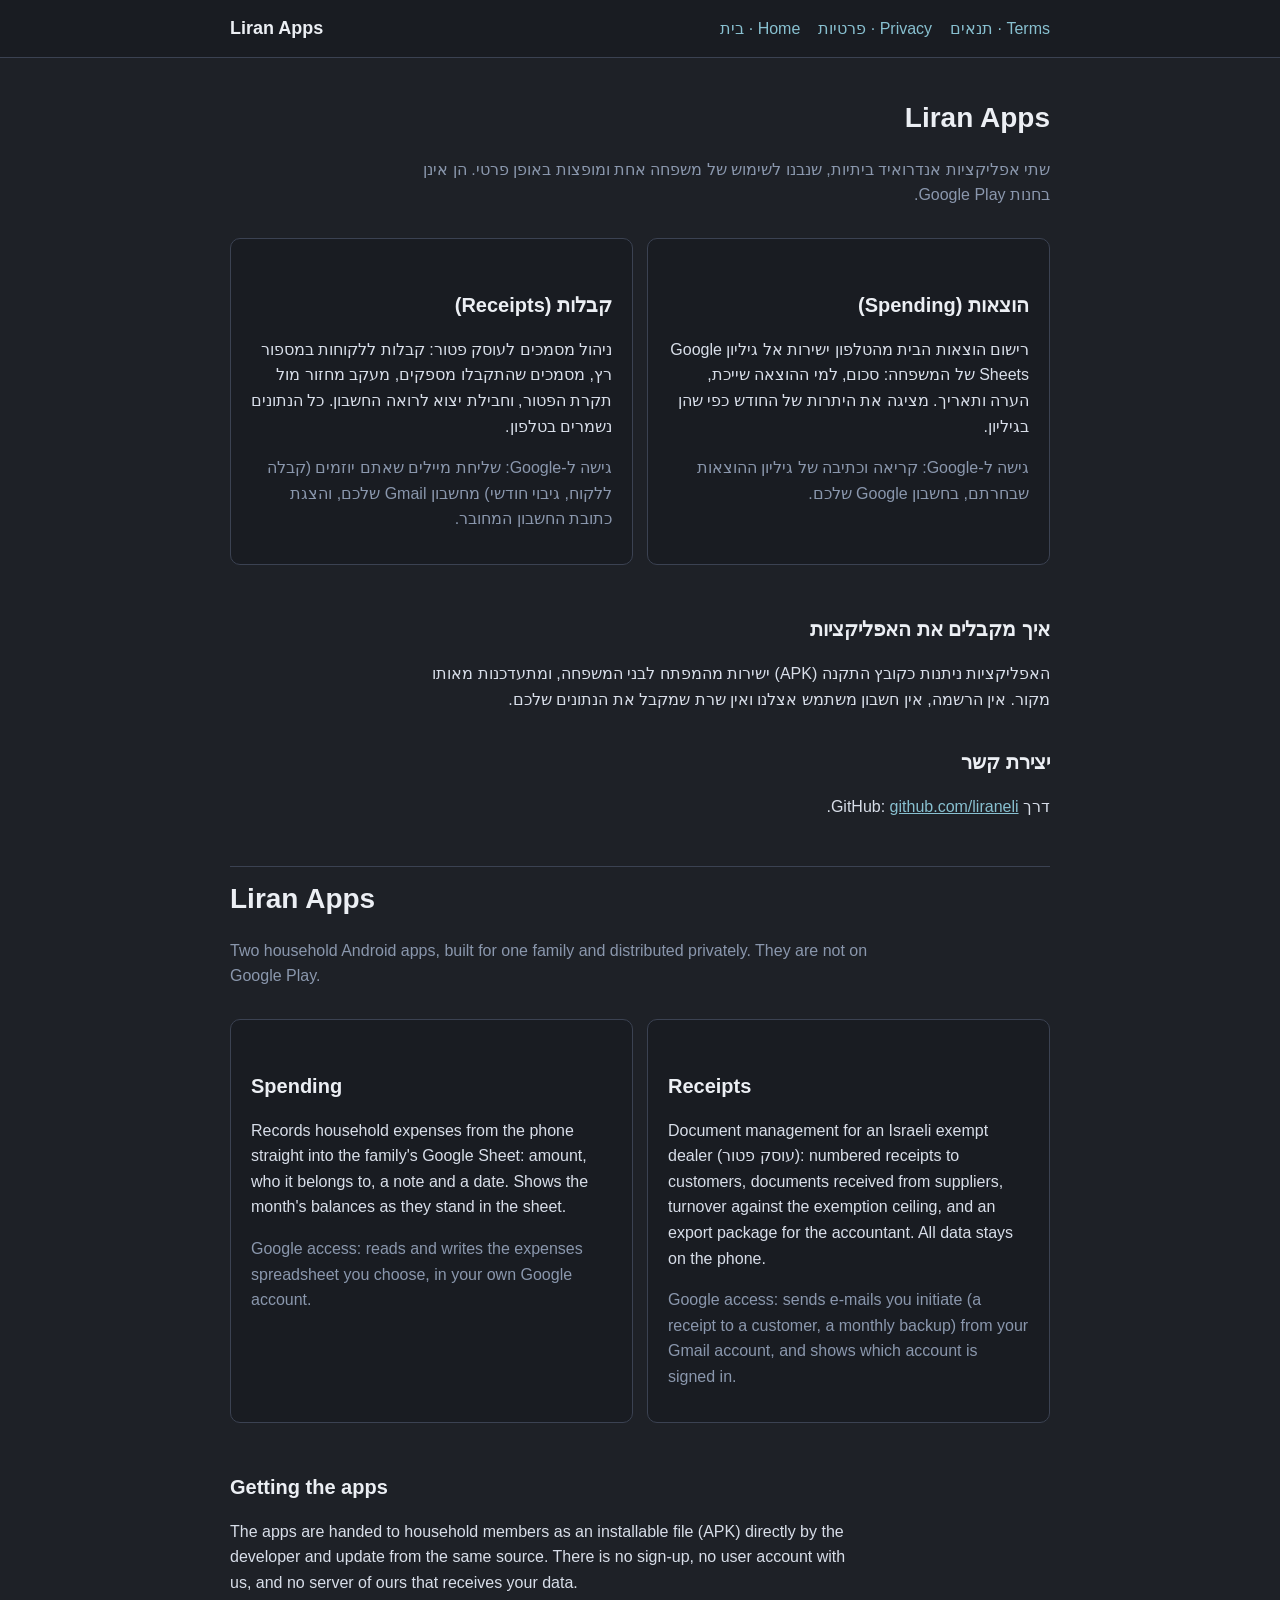
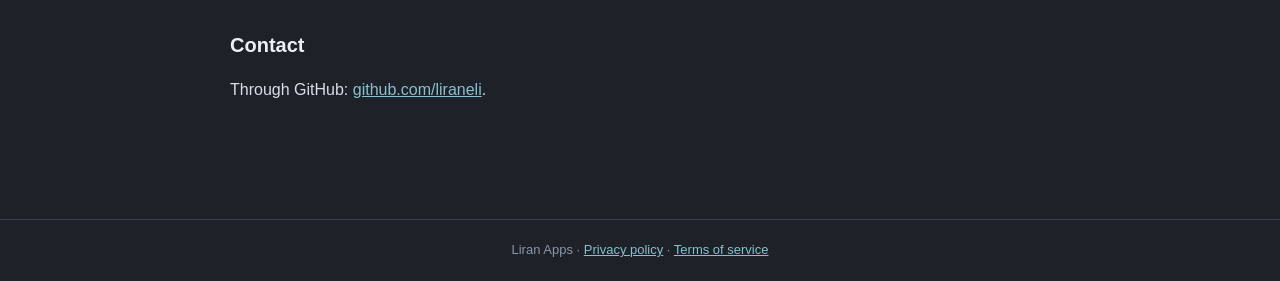
<file: index.html>
<!doctype html>
<html lang="he">
<head>
<meta charset="utf-8">
<meta name="viewport" content="width=device-width, initial-scale=1">
<title>Liran Apps · הוצאות וקבלות</title>
<meta name="description" content="Two household Android apps by Liran: Spending (household expenses to a Google Sheet) and Receipts (receipts for an Israeli exempt dealer). Privacy policy and terms.">
<link rel="stylesheet" href="style.css">
</head>
<body>
<header><nav><strong>Liran Apps</strong><a href="index.html">בית · Home</a><a href="privacy.html">פרטיות · Privacy</a><a href="terms.html">תנאים · Terms</a></nav></header>
<main>

<section class="lang" dir="rtl" lang="he">
<h1>Liran Apps</h1>
<p class="muted">שתי אפליקציות אנדרואיד ביתיות, שנבנו לשימוש של משפחה אחת ומופצות באופן פרטי. הן אינן בחנות Google Play.</p>
<div class="apps">
  <div class="card">
    <h2>הוצאות (Spending)</h2>
    <p>רישום הוצאות הבית מהטלפון ישירות אל גיליון Google Sheets של המשפחה: סכום, למי ההוצאה שייכת, הערה ותאריך. מציגה את היתרות של החודש כפי שהן בגיליון.</p>
    <p class="muted">גישה ל-Google: קריאה וכתיבה של גיליון ההוצאות שבחרתם, בחשבון Google שלכם.</p>
  </div>
  <div class="card">
    <h2>קבלות (Receipts)</h2>
    <p>ניהול מסמכים לעוסק פטור: קבלות ללקוחות במספור רץ, מסמכים שהתקבלו מספקים, מעקב מחזור מול תקרת הפטור, וחבילת יצוא לרואה החשבון. כל הנתונים נשמרים בטלפון.</p>
    <p class="muted">גישה ל-Google: שליחת מיילים שאתם יוזמים (קבלה ללקוח, גיבוי חודשי) מחשבון Gmail שלכם, והצגת כתובת החשבון המחובר.</p>
  </div>
</div>
<h2>איך מקבלים את האפליקציות</h2>
<p>האפליקציות ניתנות כקובץ התקנה (APK) ישירות מהמפתח לבני המשפחה, ומתעדכנות מאותו מקור. אין הרשמה, אין חשבון משתמש אצלנו ואין שרת שמקבל את הנתונים שלכם.</p>
<h2>יצירת קשר</h2>
<p>דרך GitHub: <a href="https://github.com/liraneli">github.com/liraneli</a>.</p>
</section>

<section class="lang" dir="ltr" lang="en">
<h1>Liran Apps</h1>
<p class="muted">Two household Android apps, built for one family and distributed privately. They are not on Google Play.</p>
<div class="apps">
  <div class="card">
    <h2>Spending</h2>
    <p>Records household expenses from the phone straight into the family's Google Sheet: amount, who it belongs to, a note and a date. Shows the month's balances as they stand in the sheet.</p>
    <p class="muted">Google access: reads and writes the expenses spreadsheet you choose, in your own Google account.</p>
  </div>
  <div class="card">
    <h2>Receipts</h2>
    <p>Document management for an Israeli exempt dealer (עוסק פטור): numbered receipts to customers, documents received from suppliers, turnover against the exemption ceiling, and an export package for the accountant. All data stays on the phone.</p>
    <p class="muted">Google access: sends e-mails you initiate (a receipt to a customer, a monthly backup) from your Gmail account, and shows which account is signed in.</p>
  </div>
</div>
<h2>Getting the apps</h2>
<p>The apps are handed to household members as an installable file (APK) directly by the developer and update from the same source. There is no sign-up, no user account with us, and no server of ours that receives your data.</p>
<h2>Contact</h2>
<p>Through GitHub: <a href="https://github.com/liraneli">github.com/liraneli</a>.</p>
</section>

</main>
<footer>Liran Apps · <a href="privacy.html">Privacy policy</a> · <a href="terms.html">Terms of service</a></footer>
</body>
</html>
</file>
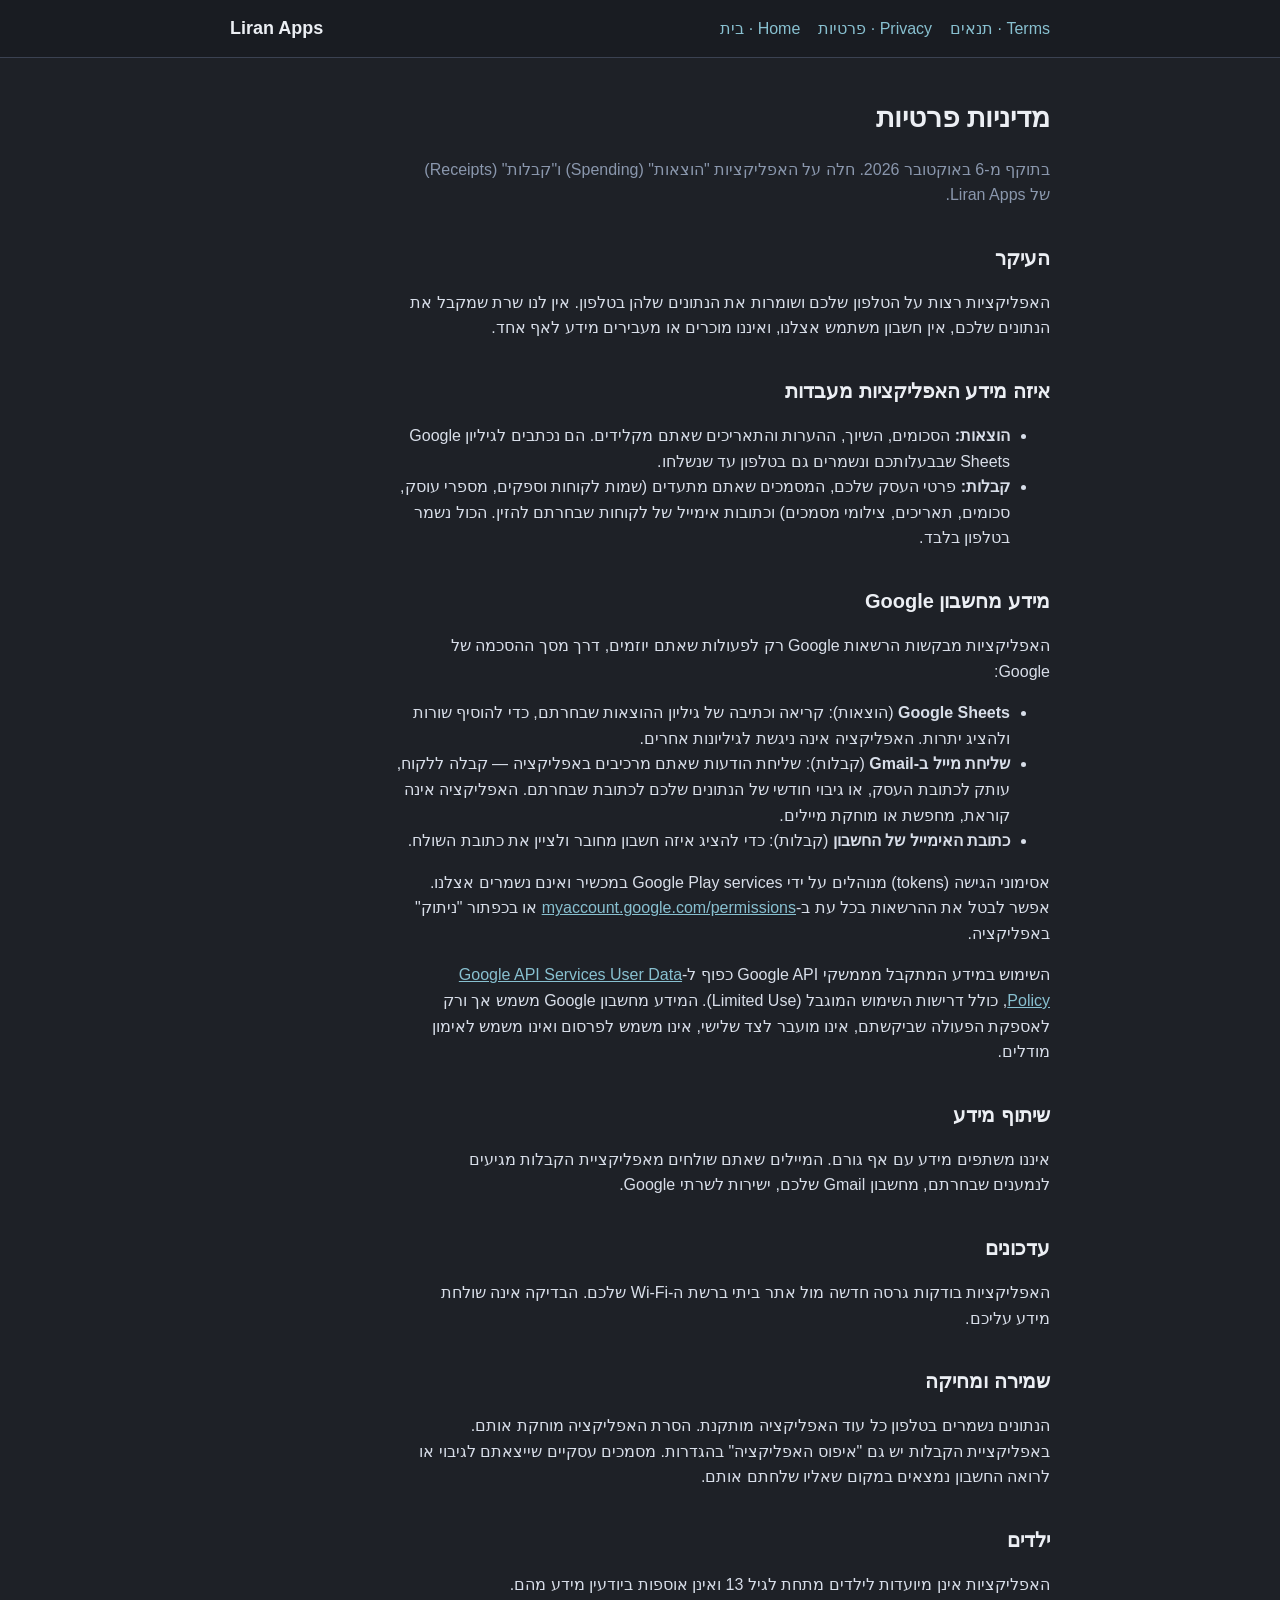
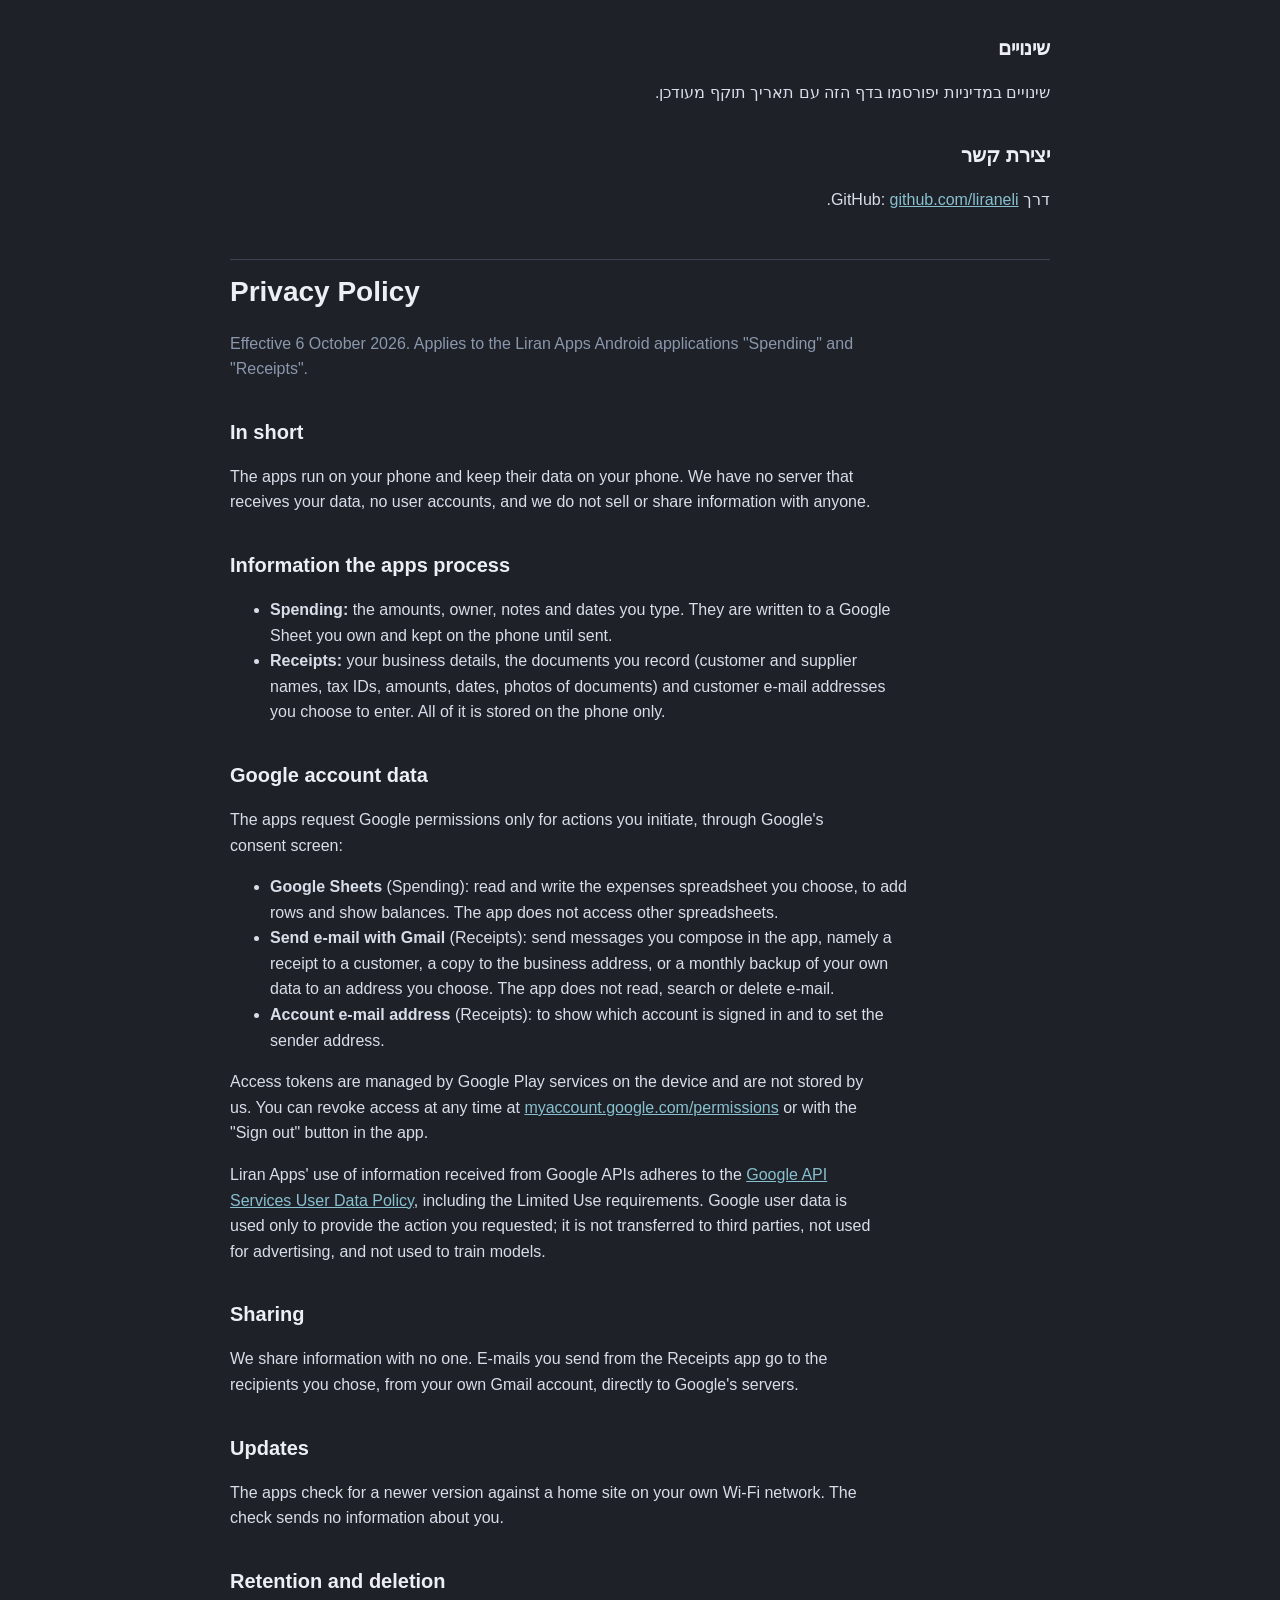
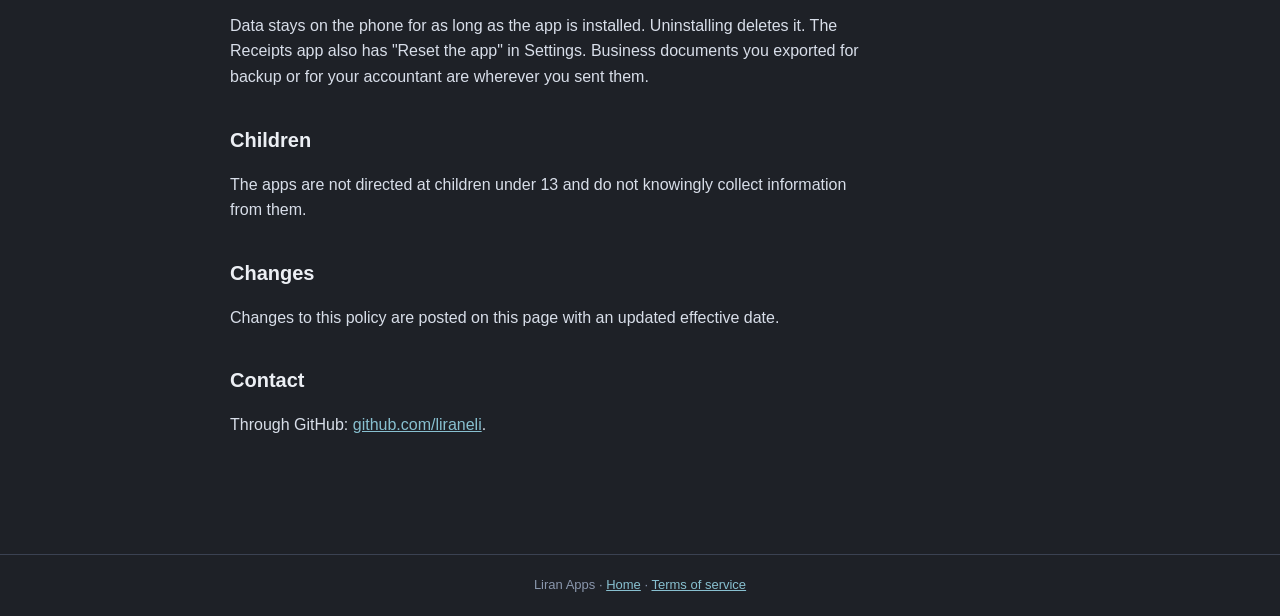
<file: privacy.html>
<!doctype html>
<html lang="he">
<head>
<meta charset="utf-8">
<meta name="viewport" content="width=device-width, initial-scale=1">
<title>מדיניות פרטיות · Privacy Policy · Liran Apps</title>
<link rel="stylesheet" href="style.css">
</head>
<body>
<header><nav><strong>Liran Apps</strong><a href="index.html">בית · Home</a><a href="privacy.html">פרטיות · Privacy</a><a href="terms.html">תנאים · Terms</a></nav></header>
<main>

<section class="lang" dir="rtl" lang="he">
<h1>מדיניות פרטיות</h1>
<p class="muted">בתוקף מ-6 באוקטובר 2026. חלה על האפליקציות "הוצאות" (Spending) ו"קבלות" (Receipts) של Liran Apps.</p>

<h2>העיקר</h2>
<p>האפליקציות רצות על הטלפון שלכם ושומרות את הנתונים שלהן בטלפון. אין לנו שרת שמקבל את הנתונים שלכם, אין חשבון משתמש אצלנו, ואיננו מוכרים או מעבירים מידע לאף אחד.</p>

<h2>איזה מידע האפליקציות מעבדות</h2>
<ul>
  <li><strong>הוצאות:</strong> הסכומים, השיוך, ההערות והתאריכים שאתם מקלידים. הם נכתבים לגיליון Google Sheets שבבעלותכם ונשמרים גם בטלפון עד שנשלחו.</li>
  <li><strong>קבלות:</strong> פרטי העסק שלכם, המסמכים שאתם מתעדים (שמות לקוחות וספקים, מספרי עוסק, סכומים, תאריכים, צילומי מסמכים) וכתובות אימייל של לקוחות שבחרתם להזין. הכול נשמר בטלפון בלבד.</li>
</ul>

<h2>מידע מחשבון Google</h2>
<p>האפליקציות מבקשות הרשאות Google רק לפעולות שאתם יוזמים, דרך מסך ההסכמה של Google:</p>
<ul>
  <li><strong>Google Sheets</strong> (הוצאות): קריאה וכתיבה של גיליון ההוצאות שבחרתם, כדי להוסיף שורות ולהציג יתרות. האפליקציה אינה ניגשת לגיליונות אחרים.</li>
  <li><strong>שליחת מייל ב-Gmail</strong> (קבלות): שליחת הודעות שאתם מרכיבים באפליקציה — קבלה ללקוח, עותק לכתובת העסק, או גיבוי חודשי של הנתונים שלכם לכתובת שבחרתם. האפליקציה אינה קוראת, מחפשת או מוחקת מיילים.</li>
  <li><strong>כתובת האימייל של החשבון</strong> (קבלות): כדי להציג איזה חשבון מחובר ולציין את כתובת השולח.</li>
</ul>
<p>אסימוני הגישה (tokens) מנוהלים על ידי Google Play services במכשיר ואינם נשמרים אצלנו. אפשר לבטל את ההרשאות בכל עת ב-<a href="https://myaccount.google.com/permissions">myaccount.google.com/permissions</a> או בכפתור "ניתוק" באפליקציה.</p>
<p>השימוש במידע המתקבל מממשקי Google API כפוף ל-<a href="https://developers.google.com/terms/api-services-user-data-policy">Google API Services User Data Policy</a>, כולל דרישות השימוש המוגבל (Limited Use). המידע מחשבון Google משמש אך ורק לאספקת הפעולה שביקשתם, אינו מועבר לצד שלישי, אינו משמש לפרסום ואינו משמש לאימון מודלים.</p>

<h2>שיתוף מידע</h2>
<p>איננו משתפים מידע עם אף גורם. המיילים שאתם שולחים מאפליקציית הקבלות מגיעים לנמענים שבחרתם, מחשבון Gmail שלכם, ישירות לשרתי Google.</p>

<h2>עדכונים</h2>
<p>האפליקציות בודקות גרסה חדשה מול אתר ביתי ברשת ה-Wi-Fi שלכם. הבדיקה אינה שולחת מידע עליכם.</p>

<h2>שמירה ומחיקה</h2>
<p>הנתונים נשמרים בטלפון כל עוד האפליקציה מותקנת. הסרת האפליקציה מוחקת אותם. באפליקציית הקבלות יש גם "איפוס האפליקציה" בהגדרות. מסמכים עסקיים שייצאתם לגיבוי או לרואה החשבון נמצאים במקום שאליו שלחתם אותם.</p>

<h2>ילדים</h2>
<p>האפליקציות אינן מיועדות לילדים מתחת לגיל 13 ואינן אוספות ביודעין מידע מהם.</p>

<h2>שינויים</h2>
<p>שינויים במדיניות יפורסמו בדף הזה עם תאריך תוקף מעודכן.</p>

<h2>יצירת קשר</h2>
<p>דרך GitHub: <a href="https://github.com/liraneli">github.com/liraneli</a>.</p>
</section>

<section class="lang" dir="ltr" lang="en">
<h1>Privacy Policy</h1>
<p class="muted">Effective 6 October 2026. Applies to the Liran Apps Android applications "Spending" and "Receipts".</p>

<h2>In short</h2>
<p>The apps run on your phone and keep their data on your phone. We have no server that receives your data, no user accounts, and we do not sell or share information with anyone.</p>

<h2>Information the apps process</h2>
<ul>
  <li><strong>Spending:</strong> the amounts, owner, notes and dates you type. They are written to a Google Sheet you own and kept on the phone until sent.</li>
  <li><strong>Receipts:</strong> your business details, the documents you record (customer and supplier names, tax IDs, amounts, dates, photos of documents) and customer e-mail addresses you choose to enter. All of it is stored on the phone only.</li>
</ul>

<h2>Google account data</h2>
<p>The apps request Google permissions only for actions you initiate, through Google's consent screen:</p>
<ul>
  <li><strong>Google Sheets</strong> (Spending): read and write the expenses spreadsheet you choose, to add rows and show balances. The app does not access other spreadsheets.</li>
  <li><strong>Send e-mail with Gmail</strong> (Receipts): send messages you compose in the app, namely a receipt to a customer, a copy to the business address, or a monthly backup of your own data to an address you choose. The app does not read, search or delete e-mail.</li>
  <li><strong>Account e-mail address</strong> (Receipts): to show which account is signed in and to set the sender address.</li>
</ul>
<p>Access tokens are managed by Google Play services on the device and are not stored by us. You can revoke access at any time at <a href="https://myaccount.google.com/permissions">myaccount.google.com/permissions</a> or with the "Sign out" button in the app.</p>
<p>Liran Apps' use of information received from Google APIs adheres to the <a href="https://developers.google.com/terms/api-services-user-data-policy">Google API Services User Data Policy</a>, including the Limited Use requirements. Google user data is used only to provide the action you requested; it is not transferred to third parties, not used for advertising, and not used to train models.</p>

<h2>Sharing</h2>
<p>We share information with no one. E-mails you send from the Receipts app go to the recipients you chose, from your own Gmail account, directly to Google's servers.</p>

<h2>Updates</h2>
<p>The apps check for a newer version against a home site on your own Wi-Fi network. The check sends no information about you.</p>

<h2>Retention and deletion</h2>
<p>Data stays on the phone for as long as the app is installed. Uninstalling deletes it. The Receipts app also has "Reset the app" in Settings. Business documents you exported for backup or for your accountant are wherever you sent them.</p>

<h2>Children</h2>
<p>The apps are not directed at children under 13 and do not knowingly collect information from them.</p>

<h2>Changes</h2>
<p>Changes to this policy are posted on this page with an updated effective date.</p>

<h2>Contact</h2>
<p>Through GitHub: <a href="https://github.com/liraneli">github.com/liraneli</a>.</p>
</section>

</main>
<footer>Liran Apps · <a href="index.html">Home</a> · <a href="terms.html">Terms of service</a></footer>
</body>
</html>
</file>
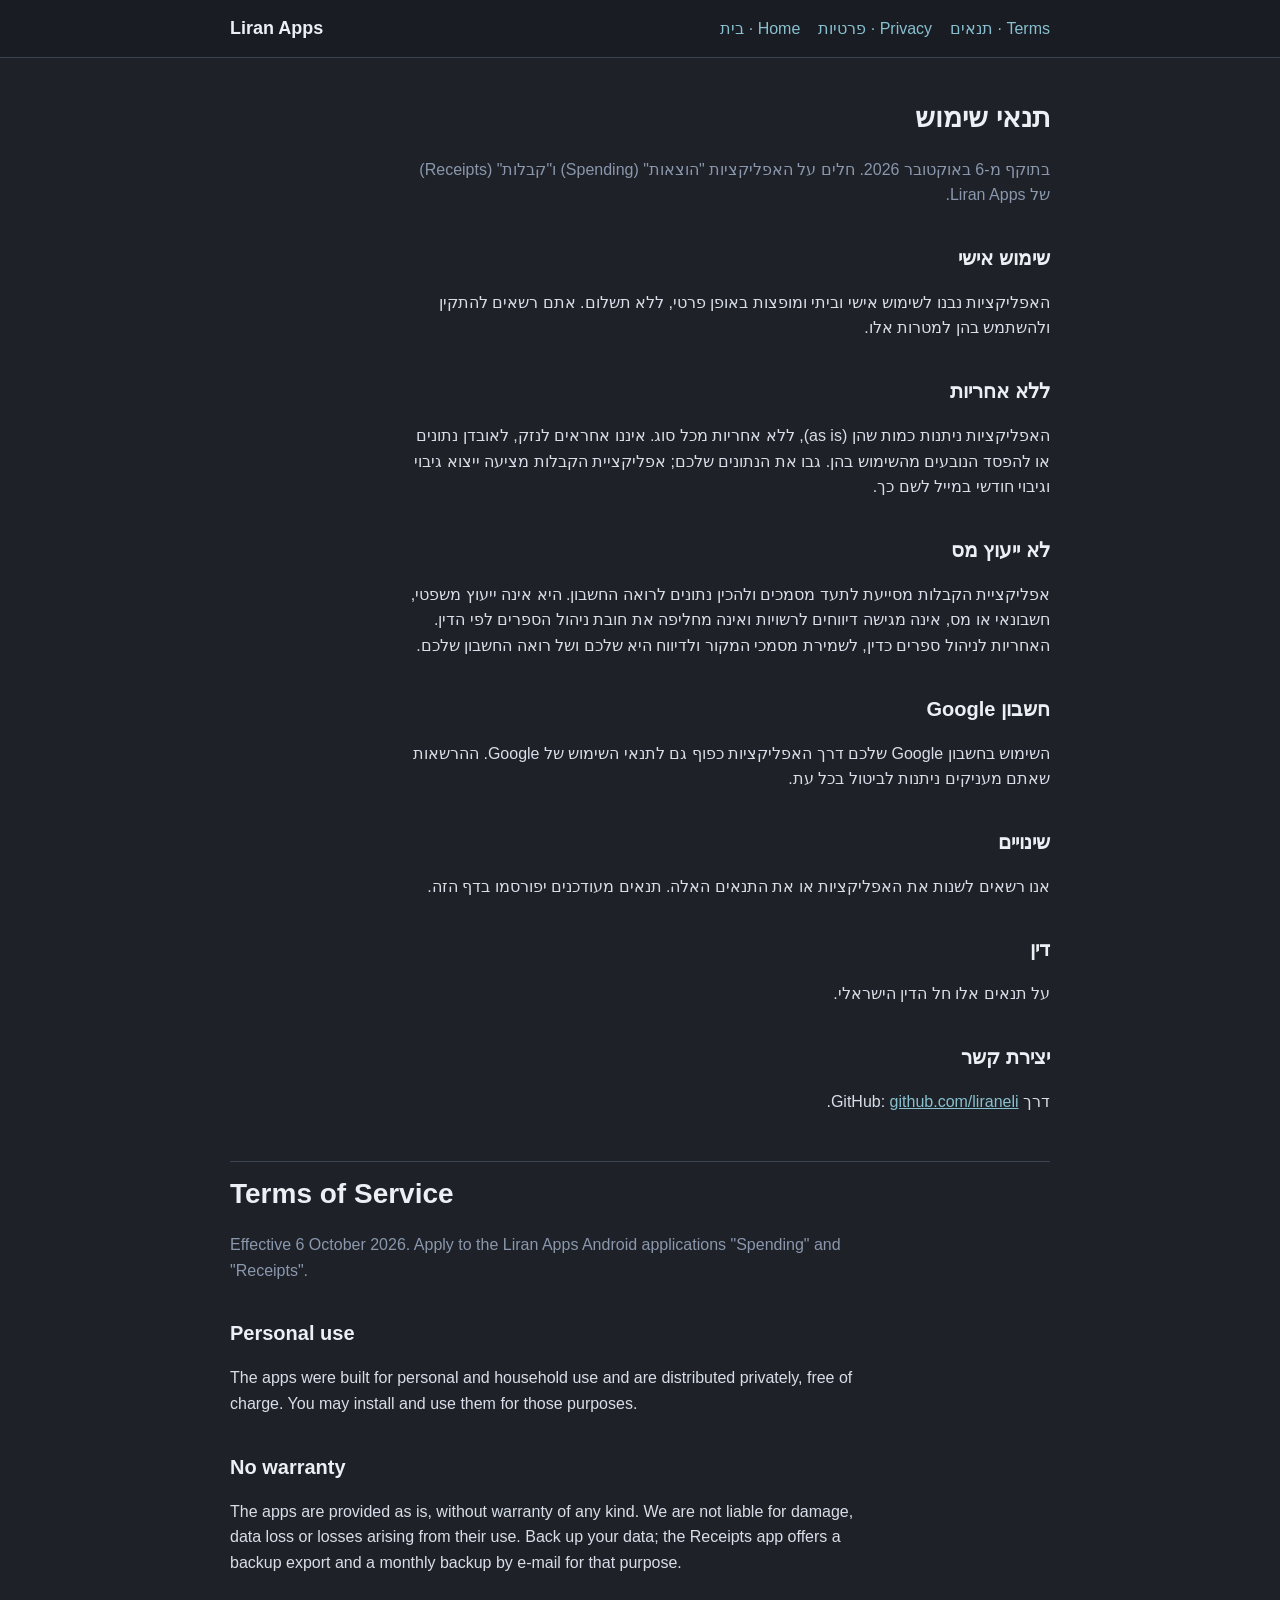
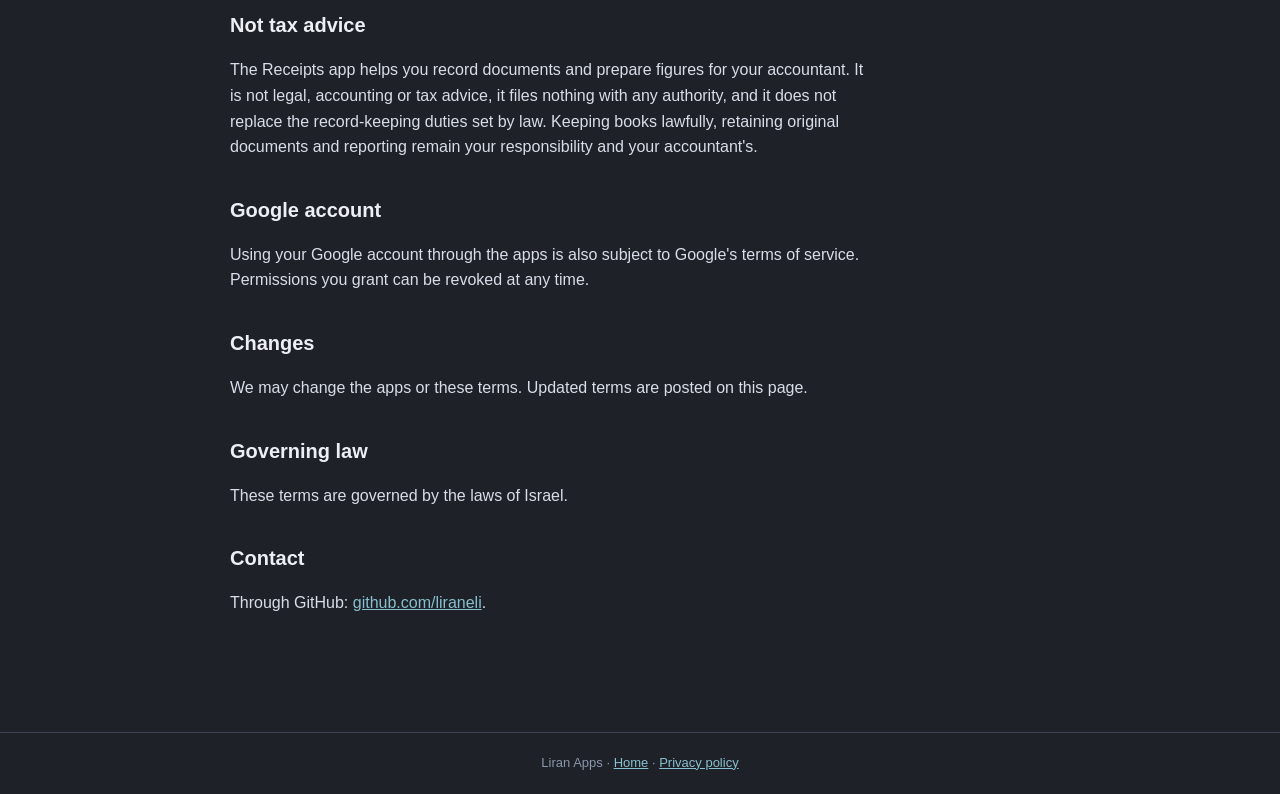
<file: terms.html>
<!doctype html>
<html lang="he">
<head>
<meta charset="utf-8">
<meta name="viewport" content="width=device-width, initial-scale=1">
<title>תנאי שימוש · Terms of Service · Liran Apps</title>
<link rel="stylesheet" href="style.css">
</head>
<body>
<header><nav><strong>Liran Apps</strong><a href="index.html">בית · Home</a><a href="privacy.html">פרטיות · Privacy</a><a href="terms.html">תנאים · Terms</a></nav></header>
<main>

<section class="lang" dir="rtl" lang="he">
<h1>תנאי שימוש</h1>
<p class="muted">בתוקף מ-6 באוקטובר 2026. חלים על האפליקציות "הוצאות" (Spending) ו"קבלות" (Receipts) של Liran Apps.</p>
<h2>שימוש אישי</h2>
<p>האפליקציות נבנו לשימוש אישי וביתי ומופצות באופן פרטי, ללא תשלום. אתם רשאים להתקין ולהשתמש בהן למטרות אלו.</p>
<h2>ללא אחריות</h2>
<p>האפליקציות ניתנות כמות שהן (as is), ללא אחריות מכל סוג. איננו אחראים לנזק, לאובדן נתונים או להפסד הנובעים מהשימוש בהן. גבו את הנתונים שלכם; אפליקציית הקבלות מציעה ייצוא גיבוי וגיבוי חודשי במייל לשם כך.</p>
<h2>לא ייעוץ מס</h2>
<p>אפליקציית הקבלות מסייעת לתעד מסמכים ולהכין נתונים לרואה החשבון. היא אינה ייעוץ משפטי, חשבונאי או מס, אינה מגישה דיווחים לרשויות ואינה מחליפה את חובת ניהול הספרים לפי הדין. האחריות לניהול ספרים כדין, לשמירת מסמכי המקור ולדיווח היא שלכם ושל רואה החשבון שלכם.</p>
<h2>חשבון Google</h2>
<p>השימוש בחשבון Google שלכם דרך האפליקציות כפוף גם לתנאי השימוש של Google. ההרשאות שאתם מעניקים ניתנות לביטול בכל עת.</p>
<h2>שינויים</h2>
<p>אנו רשאים לשנות את האפליקציות או את התנאים האלה. תנאים מעודכנים יפורסמו בדף הזה.</p>
<h2>דין</h2>
<p>על תנאים אלו חל הדין הישראלי.</p>
<h2>יצירת קשר</h2>
<p>דרך GitHub: <a href="https://github.com/liraneli">github.com/liraneli</a>.</p>
</section>

<section class="lang" dir="ltr" lang="en">
<h1>Terms of Service</h1>
<p class="muted">Effective 6 October 2026. Apply to the Liran Apps Android applications "Spending" and "Receipts".</p>
<h2>Personal use</h2>
<p>The apps were built for personal and household use and are distributed privately, free of charge. You may install and use them for those purposes.</p>
<h2>No warranty</h2>
<p>The apps are provided as is, without warranty of any kind. We are not liable for damage, data loss or losses arising from their use. Back up your data; the Receipts app offers a backup export and a monthly backup by e-mail for that purpose.</p>
<h2>Not tax advice</h2>
<p>The Receipts app helps you record documents and prepare figures for your accountant. It is not legal, accounting or tax advice, it files nothing with any authority, and it does not replace the record-keeping duties set by law. Keeping books lawfully, retaining original documents and reporting remain your responsibility and your accountant's.</p>
<h2>Google account</h2>
<p>Using your Google account through the apps is also subject to Google's terms of service. Permissions you grant can be revoked at any time.</p>
<h2>Changes</h2>
<p>We may change the apps or these terms. Updated terms are posted on this page.</p>
<h2>Governing law</h2>
<p>These terms are governed by the laws of Israel.</p>
<h2>Contact</h2>
<p>Through GitHub: <a href="https://github.com/liraneli">github.com/liraneli</a>.</p>
</section>

</main>
<footer>Liran Apps · <a href="index.html">Home</a> · <a href="privacy.html">Privacy policy</a></footer>
</body>
</html>
</file>
<file: style.css>
:root { --bg: #1e2127; --chrome: #191c22; --raised: #272c36; --line: #3b4252; --text: #d8dee9; --head: #eceff4; --muted: #8a97ad; --acc: #88c0d0; }
* { box-sizing: border-box; }
body { margin: 0; background: var(--bg); color: var(--text); font: 16px/1.6 -apple-system, "Segoe UI", Roboto, Helvetica, Arial, sans-serif; }
header { background: var(--chrome); border-bottom: 1px solid var(--line); }
header nav { max-width: 860px; margin: 0 auto; padding: 14px 20px; display: flex; gap: 18px; align-items: center; flex-wrap: wrap; }
header nav strong { color: var(--head); font-size: 18px; margin-inline-end: auto; }
header nav a { color: var(--acc); text-decoration: none; }
main { max-width: 860px; margin: 0 auto; padding: 28px 20px 70px; }
h1 { color: var(--head); font-size: 28px; margin: 0 0 6px; }
h2 { color: var(--head); font-size: 20px; margin: 34px 0 8px; }
h3 { color: var(--head); font-size: 16px; margin: 22px 0 6px; }
p, li { max-width: 72ch; }
.muted { color: var(--muted); }
a { color: var(--acc); }
section.lang { padding: 10px 0 30px; }
section.lang + section.lang { border-top: 1px solid var(--line); }
.card { background: var(--chrome); border: 1px solid var(--line); border-radius: 10px; padding: 16px 20px; margin: 14px 0; }
.apps { display: grid; grid-template-columns: repeat(auto-fit, minmax(260px, 1fr)); gap: 14px; }
footer { color: var(--muted); font-size: 13px; text-align: center; padding: 20px; border-top: 1px solid var(--line); }
code { background: var(--raised); padding: 1px 6px; border-radius: 4px; font-size: 14px; }
</file>
